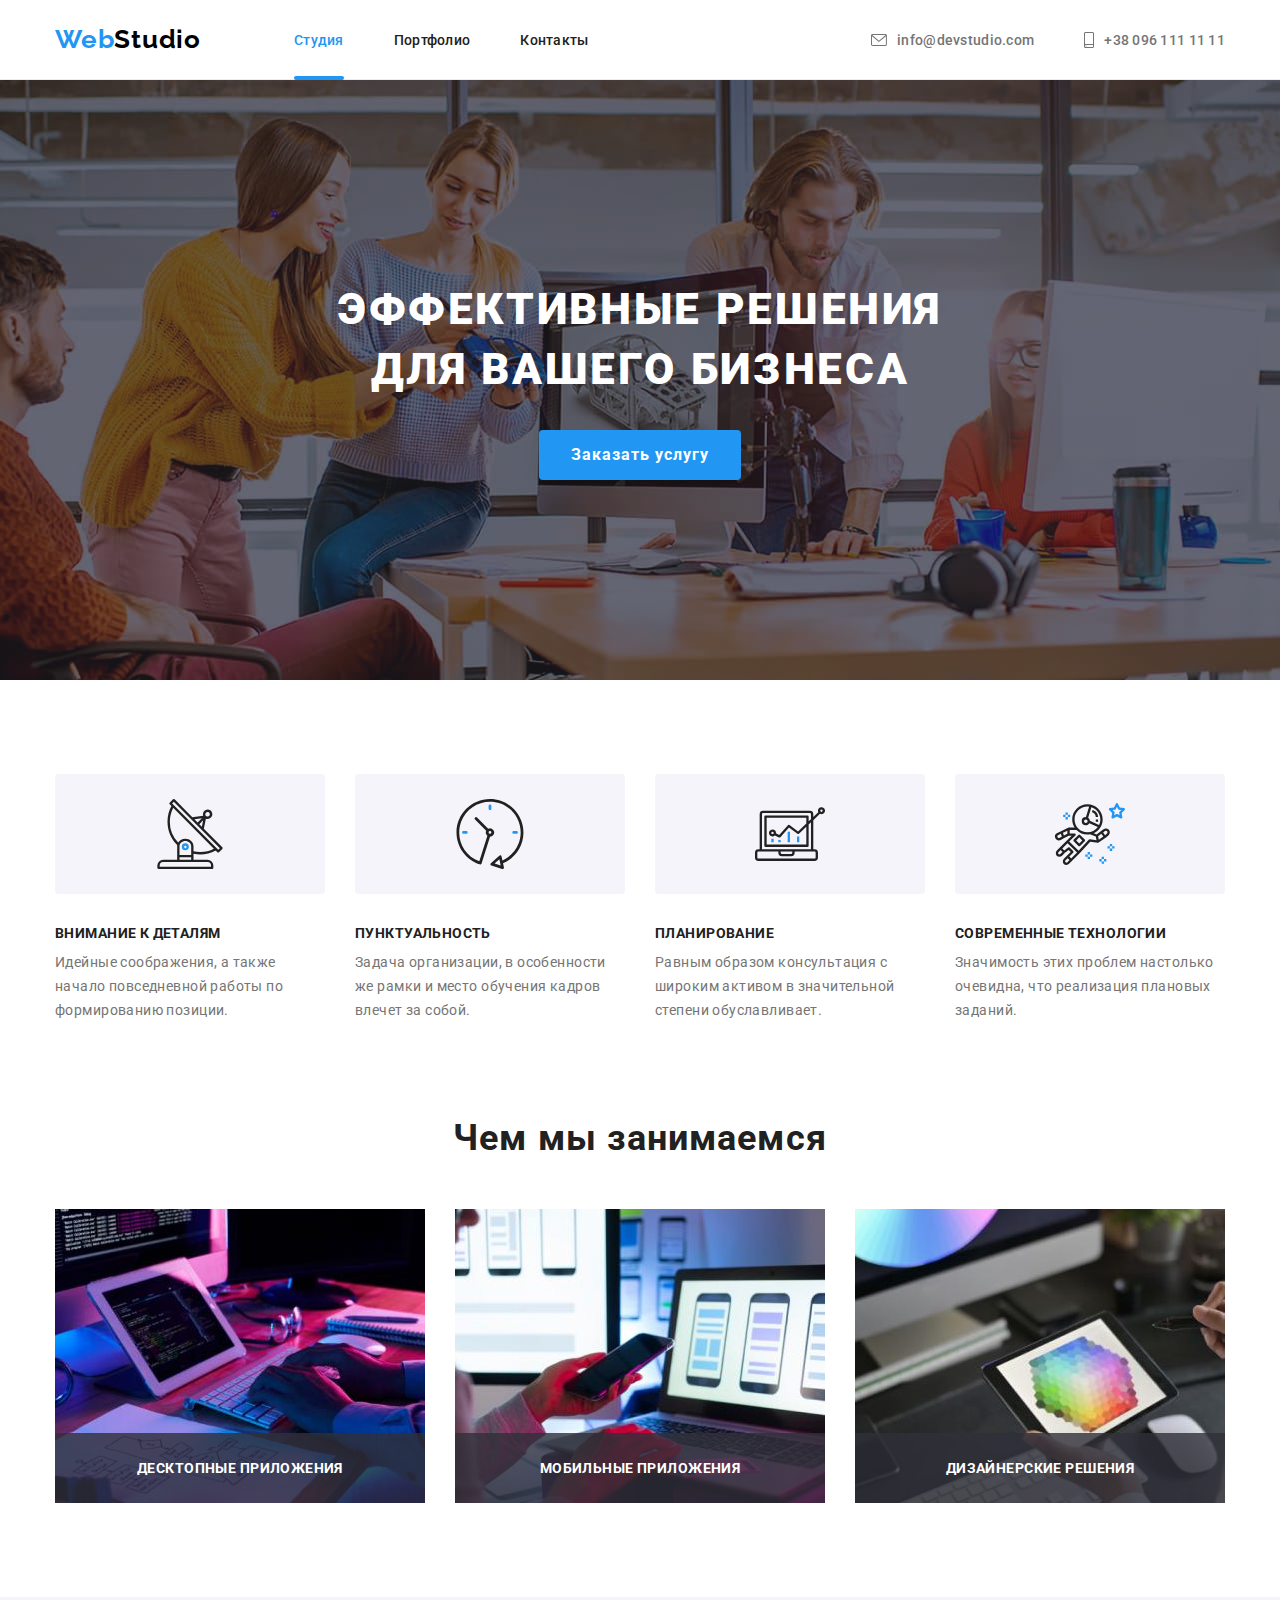
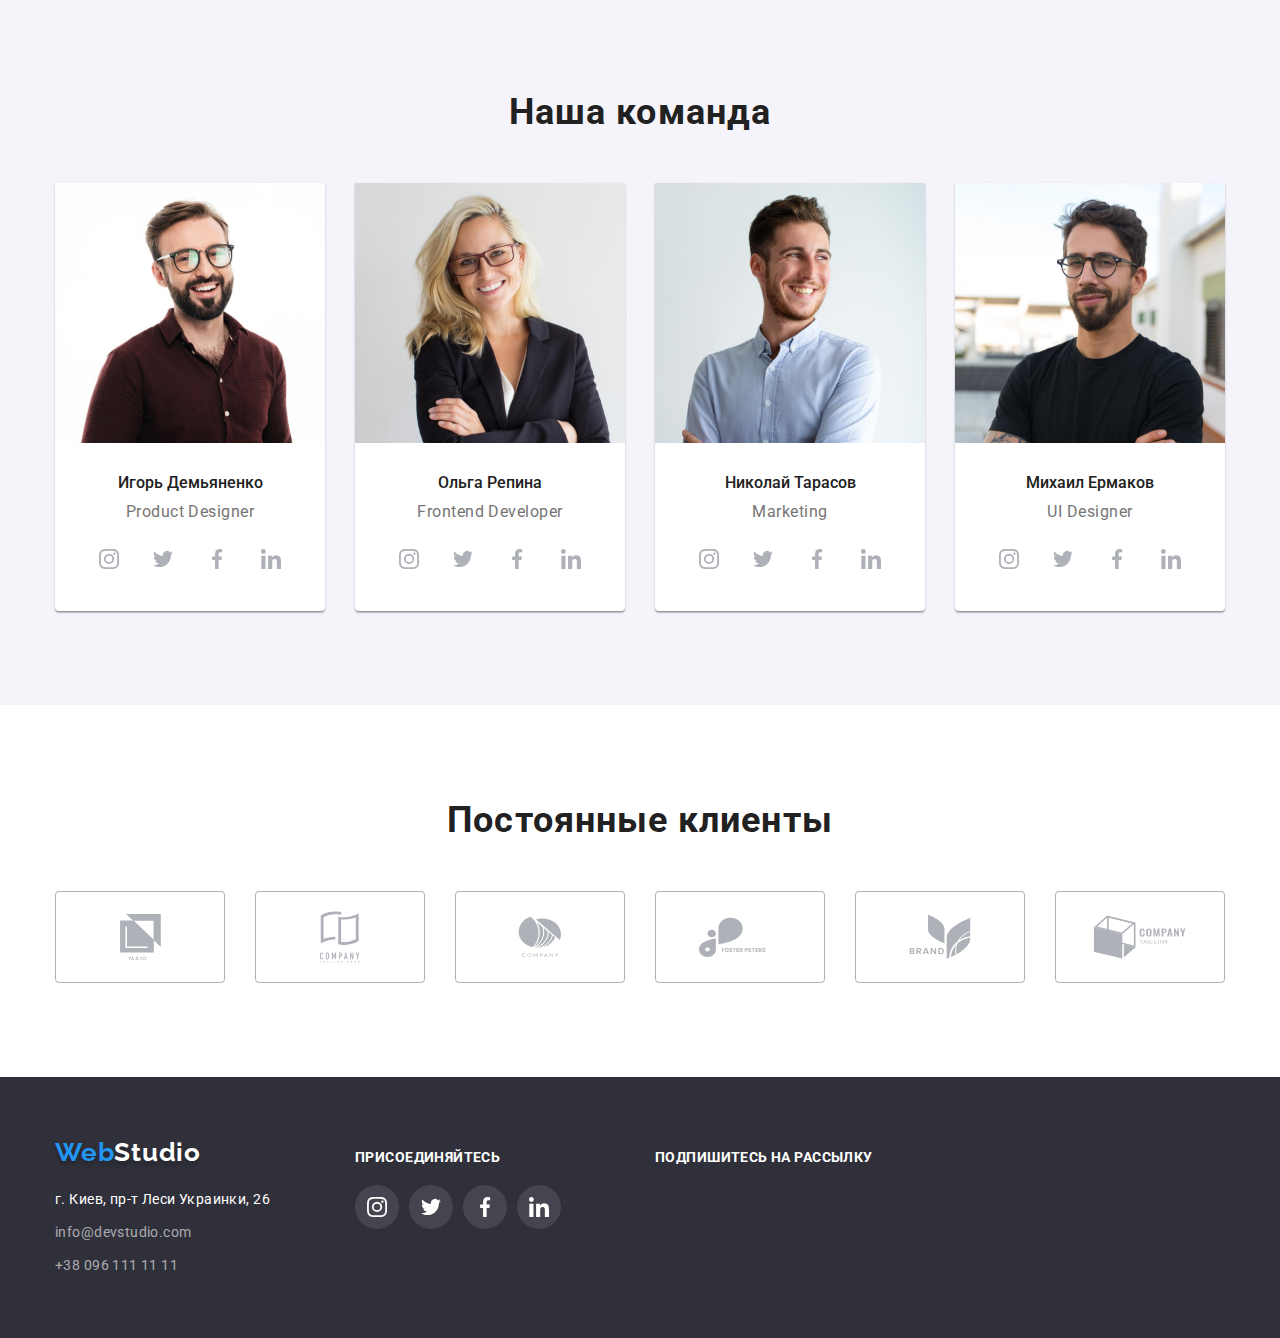
<file: index.html>
<!DOCTYPE html>
<html lang="ru">

<head>
    <meta charset="UTF-8">
    <meta http-equiv="X-UA-Compatible" content="IE=edge">
    <meta name="viewport" content="width=device-width, initial-scale=1.0">
    <title>GoIT - Index</title>

    <link rel="preconnect" href="https://fonts.gstatic.com">
    <link
        href="https://fonts.googleapis.com/css2?family=Raleway:wght@700&family=Roboto:wght@400;500;700;900&display=swap"
        rel="stylesheet">
    <link rel="stylesheet"
        href="https://cdnjs.cloudflare.com/ajax/libs/modern-normalize/1.0.0/modern-normalize.min.css">
    <link rel="stylesheet" href="./css/styles.css">
</head>

<body>

    <header class="header-block">
        <div class="container">
            <div class="header-container-block">

                <!-- Main Menu -->
                <nav class="nav-block">
                    <a href="./index.html" class="link logo" lang="en">Web<span
                            class="logo-rightpart-header">Studio</span></a>
                    <ul class="main-menu list">
                        <li class="nav-list-item"><a href="#" class="link current">Студия</a></li>
                        <li class="nav-list-item"><a href="./portfolio.html" class="link">Портфолио</a></li>
                        <li class="nav-list-item"><a href="#" class="link">Контакты</a></li>
                    </ul>
                </nav>

                <!-- Header Contacts -->
                <ul class="header-contacts list">
                    <li class="header-contacts-item">
                        <a href="mailto:info@devstudio.com" class="link">
                            <svg class="header-contacts-icon" width=16 height=12>
                                <use href="./images/icons.svg#icon-envelope"></use>
                            </svg>info@devstudio.com</a>
                    </li>
                    <li>
                        <a href="tel:+380961111111" class="link">
                            <svg class="header-contacts-icon" width=10 height=16>
                                <use href="./images/icons.svg#icon-smartphone"></use>
                            </svg>+38 096 111 11 11</a>
                    </li>
                </ul>
            </div>
        </div>
    </header>

    <main>

        <!-- Hero -->
        <section class="hero">
            <div class="hero-background">
                <div class="container">

                    <h1 class="hero-title">Эффективные решения для вашего бизнеса</h1>
                    <button type="button" class="button hero-batton" data-modal-open>Заказать услугу</button>
                </div>
            </div>
        </section>

        <!-- Features -->
        <section class="section feature">
            <div class="container">
                <h2 class="visually-hidden">Наши преимущества</h2>
                <ul class="list feature-blocks">
                    <li class="feature-item">
                        <div class="feature-icon-block">
                            <svg class="icon" width=70 height=70>
                                <use href="./images/icons.svg#icon-antenna"></use>
                            </svg>
                        </div>
                        <b class="feature-title">Внимание к деталям</b>
                        <p class="feature-description">Идейные соображения, а также начало повседневной работы по
                            формированию позиции.</p>

                    </li>
                    <li class="feature-item">
                        <div class="feature-icon-block">
                            <svg class="icon" width=70 height=70>
                                <use href="./images/icons.svg#icon-clock"></use>
                            </svg>
                        </div>

                        <b class="feature-title">Пунктуальность</b>
                        <p class="feature-description">Задача организации, в особенности же рамки и место
                            обучения кадров влечет за собой.</p>
                    </li>
                    <li class="feature-item">
                        <div class="feature-icon-block">
                            <svg class="icon" width=70 height=70>
                                <use href="./images/icons.svg#icon-diagram"></use>
                            </svg>
                        </div>

                        <b class="feature-title">Планирование</b>
                        <p class="feature-description">Равным образом консультация с широким активом в
                            значительной степени обуславливает.</p>
                    </li>
                    <li class="feature-item">
                        <div class="feature-icon-block">
                            <svg class="icon" width=70 height=70>
                                <use href="./images/icons.svg#icon-astronaut"></use>
                            </svg>
                        </div>

                        <b class="feature-title">Современные технологии</b>
                        <p class="feature-description">Значимость этих проблем настолько очевидна, что
                            реализация плановых
                            заданий.</p>
                    </li>
                </ul>
            </div>
        </section>

        <!-- What are we doing -->
        <section class="section apply">
            <div class="container">
                <h2 class="section-title">Чем мы занимаемся</h2>
                <ul class="list">
                    <li class="apply-item">
                        <img src="./images/box1.jpg" alt="Разработка десктопных ПО" width="370">
                        <p class="apply-item-description">Десктопные приложения</p>
                    </li>
                    <li class="apply-item">
                        <img src="./images/box2.jpg" alt="Разработка мобильных приложений" width="370">
                        <p class="apply-item-description">Мобильные приложения</p>
                    </li>
                    <li class="apply-item">
                        <img src="./images/box3.jpg" alt="Разработка дизайн-проекта" width="370">
                        <p class="apply-item-description">Дизайнерские решения</p>
                    </li>
                </ul>
            </div>
        </section>

        <!-- Team Section -->
        <section class="section team-section">
            <div class="container">
                <h2 class="section-title">Наша команда</h2>
                <ul class="list">
                    <li class="team-section-item">
                        <img src="./images/img1.jpg" alt="Игорь Демьяненко - WebStudio Product Designer" width="270">

                        <div class="team-card-description">
                            <h3 class="team-member">Игорь Демьяненко</h3>
                            <p class="team-position card-description" lang="en">Product Designer</p>
                            <ul class="list team-soc-list">
                                <li class="team-soc-item">
                                    <a class="team-soc-icon" href="">
                                        <svg class="icon" width=20 height=20>
                                            <use href="./images/icons.svg#icon-instagram"></use>
                                        </svg>
                                    </a>
                                </li>
                                <li class="team-soc-item">
                                    <a class="team-soc-icon" href="">
                                        <svg class="icon" width=20 height=20>
                                            <use href="./images/icons.svg#icon-twitter"></use>
                                        </svg>
                                    </a>
                                </li>
                                <li class="team-soc-item">
                                    <a class="team-soc-icon" href="">
                                        <svg class="icon" width=20 height=20>
                                            <use href="./images/icons.svg#icon-facebook"></use>
                                        </svg>
                                    </a>
                                </li>
                                <li class="team-soc-item">
                                    <a class="team-soc-icon" href="">
                                        <svg class="icon" width=20 height=20>
                                            <use href="./images/icons.svg#icon-linkedin"></use>
                                        </svg>
                                    </a>
                                </li>
                            </ul>
                        </div>
                    </li>
                    <li class="team-section-item">
                        <img src="./images/img2.jpg" alt="Ольга Репина - WebStudio Frontend Developer" width="270">

                        <div class="team-card-description">
                            <h3 class="team-member">Ольга Репина</h3>
                            <p class="team-position card-description" lang="en">Frontend Developer</p>
                            <ul class="list team-soc-list">
                                <li class="team-soc-item">
                                    <a class="team-soc-icon" href="">
                                        <svg class="icon" width=20 height=20>
                                            <use href="./images/icons.svg#icon-instagram"></use>
                                        </svg>
                                    </a>
                                </li>
                                <li class="team-soc-item">
                                    <a class="team-soc-icon" href="">
                                        <svg class="icon" width=20 height=20>
                                            <use href="./images/icons.svg#icon-twitter"></use>
                                        </svg>
                                    </a>
                                </li>
                                <li class="team-soc-item">
                                    <a class="team-soc-icon" href="">
                                        <svg class="icon" width=20 height=20>
                                            <use href="./images/icons.svg#icon-facebook"></use>
                                        </svg>
                                    </a>
                                </li>
                                <li class="team-soc-item">
                                    <a class="team-soc-icon" href="">
                                        <svg class="icon" width=20 height=20>
                                            <use href="./images/icons.svg#icon-linkedin"></use>
                                        </svg>
                                    </a>
                                </li>
                            </ul>
                        </div>
                    </li>
                    <li class="team-section-item">
                        <img src="./images/img3.jpg" alt="Николай Тарасов - WebStudio Marketing" width="270">

                        <div class="team-card-description">
                            <h3 class="team-member">Николай Тарасов</h3>
                            <p class="team-position card-description" lang="en">Marketing</p>
                            <ul class="list team-soc-list">
                                <li class="team-soc-item">
                                    <a class="team-soc-icon" href="">
                                        <svg class="icon" width=20 height=20>
                                            <use href="./images/icons.svg#icon-instagram"></use>
                                        </svg>
                                    </a>
                                </li>
                                <li class="team-soc-item">
                                    <a class="team-soc-icon" href="">
                                        <svg class="icon" width=20 height=20>
                                            <use href="./images/icons.svg#icon-twitter"></use>
                                        </svg>
                                    </a>
                                </li>
                                <li class="team-soc-item">
                                    <a class="team-soc-icon" href="">
                                        <svg class="icon" width=20 height=20>
                                            <use href="./images/icons.svg#icon-facebook"></use>
                                        </svg>
                                    </a>
                                </li>
                                <li class="team-soc-item">
                                    <a class="team-soc-icon" href="">
                                        <svg class="icon" width=20 height=20>
                                            <use href="./images/icons.svg#icon-linkedin"></use>
                                        </svg>
                                    </a>
                                </li>
                            </ul>
                        </div>
                    </li>
                    <li class="team-section-item">
                        <img src="./images/img4.jpg" alt="Михаил Ермаков - WebStudio UI Designer" width="270">

                        <div class="team-card-description">
                            <h3 class="team-member">Михаил Ермаков</h3>
                            <p class="team-position card-description" lang="en">UI Designer</p>
                            <ul class="list team-soc-list">
                                <li class="team-soc-item">
                                    <a class="team-soc-icon" href="">
                                        <svg class="icon" width=20 height=20>
                                            <use href="./images/icons.svg#icon-instagram"></use>
                                        </svg>
                                    </a>
                                </li>
                                <li class="team-soc-item">
                                    <a class="team-soc-icon" href="">
                                        <svg class="icon" width=20 height=20>
                                            <use href="./images/icons.svg#icon-twitter"></use>
                                        </svg>
                                    </a>
                                </li>
                                <li class="team-soc-item">
                                    <a class="team-soc-icon" href="">
                                        <svg class="icon" width=20 height=20>
                                            <use href="./images/icons.svg#icon-facebook"></use>
                                        </svg>
                                    </a>
                                </li>
                                <li class="team-soc-item">
                                    <a class="team-soc-icon" href="">
                                        <svg class="icon" width=20 height=20>
                                            <use href="./images/icons.svg#icon-linkedin"></use>
                                        </svg>
                                    </a>
                                </li>
                            </ul>
                        </div>
                    </li>
                </ul>
            </div>
        </section>

        <!-- Customers Section -->
        <section class="section customers">
            <div class="container">
                <h2 class="section-title">Постоянные клиенты</h2>
                <ul class="list">
                    <li class="customers-item">
                        <a class="link customers-item-link" href="">
                            <svg class="icon" width=41 height=46.7>
                                <use href="./images/icons.svg#icon-group1"></use>
                            </svg>
                        </a>
                    </li>
                    <li class="customers-item">
                        <a class="link customers-item-link" href="">
                            <svg class="icon" width=40 height=52>
                                <use href="./images/icons.svg#icon-group2"></use>
                            </svg>
                        </a>
                    </li>
                    <li class="customers-item">
                        <a class="link customers-item-link" href="">
                            <svg class="icon" width=43.46 height=41.18>
                                <use href="./images/icons.svg#icon-group3"></use>
                            </svg>
                        </a>
                    </li>
                    <li class="customers-item">
                        <a class="link customers-item-link" href="">
                            <svg class="icon" width=84.44 height=40.62>
                                <use href="./images/icons.svg#icon-group4"></use>
                            </svg>
                        </a>
                    </li>
                    <li class="customers-item">
                        <a class="link customers-item-link" href="">
                            <svg class="icon" width=62.54 height=45.43>
                                <use href="./images/icons.svg#icon-group5"></use>
                            </svg>
                        </a>
                    </li>
                    <li class="customers-item">
                        <a class="link customers-item-link" href="">
                            <svg class="icon" width=93.79 height=43.93>
                                <use href="./images/icons.svg#icon-group6"></use>
                            </svg>
                        </a>
                    </li>
                </ul>
            </div>
        </section>

    </main>

    <footer class="footer-section">
        <div class="container">
            <h2 class="visually-hidden">Свяжитесь с нами</h2>
            <div class="footer-content-block">
                <div class="footer-logo-address">
                    <p class="logo shadow" lang="en">Web<span class="logo-rightpart-footer">Studio</span></p>
                    <address class="addres-block">
                        <span class="phys-address">г. Киев, пр-т Леси Украинки, 26</span>
                        <ul class="list">
                            <li>
                                <a href="mailto:info@devstudio.com" class="link link-mail">info@devstudio.com</a>
                            </li>
                            <li>
                                <a href="tel:+380961111111" class="link">+38 096 111 11 11</a>
                            </li>
                        </ul>
                    </address>
                </div>
                <div class="social-network">
                    <h3 class="footer-connect">присоединяйтесь</h3>
                    <ul class="list footer-soc-list">
                        <li class="footer-soc-item">
                            <a class="footer-soc-icon" href="">
                                <svg class="icon" width=20 height=20>
                                    <use href="./images/icons.svg#icon-instagram"></use>
                                </svg>
                            </a>
                        </li>
                        <li class="footer-soc-item">
                            <a class="footer-soc-icon" href="">
                                <svg class="icon" width=20 height=20>
                                    <use href="./images/icons.svg#icon-twitter"></use>
                                </svg>
                            </a>
                        </li>
                        <li class="footer-soc-item">
                            <a class="footer-soc-icon" href="">
                                <svg class="icon" width=20 height=20>
                                    <use href="./images/icons.svg#icon-facebook"></use>
                                </svg>
                            </a>
                        </li>
                        <li class="footer-soc-item">
                            <a class="footer-soc-icon" href="">
                                <svg class="icon" width=20 height=20>
                                    <use href="./images/icons.svg#icon-linkedin"></use>
                                </svg>
                            </a>
                        </li>
                    </ul>


                </div>
                <div class="subscribe">
                    <h3 class="footer-connect">Подпишитесь на рассылку</h3>

                </div>
            </div>
        </div>
    </footer>


    <!-- Modal -->
    <div class="backdrop is-hidden" data-modal>
        <div class="modal">
            <p></p>
            <button class="button modal-close" aria-label="Закрыть" data-modal-close>
                <svg class="icon" width=11 height=11>
                    <use href="./images/icons.svg#icon-close"></use>
                </svg>
            </button>
        </div>
    </div>

    <script src="./js/modal.js"></script>
</body>

</html>
</file>
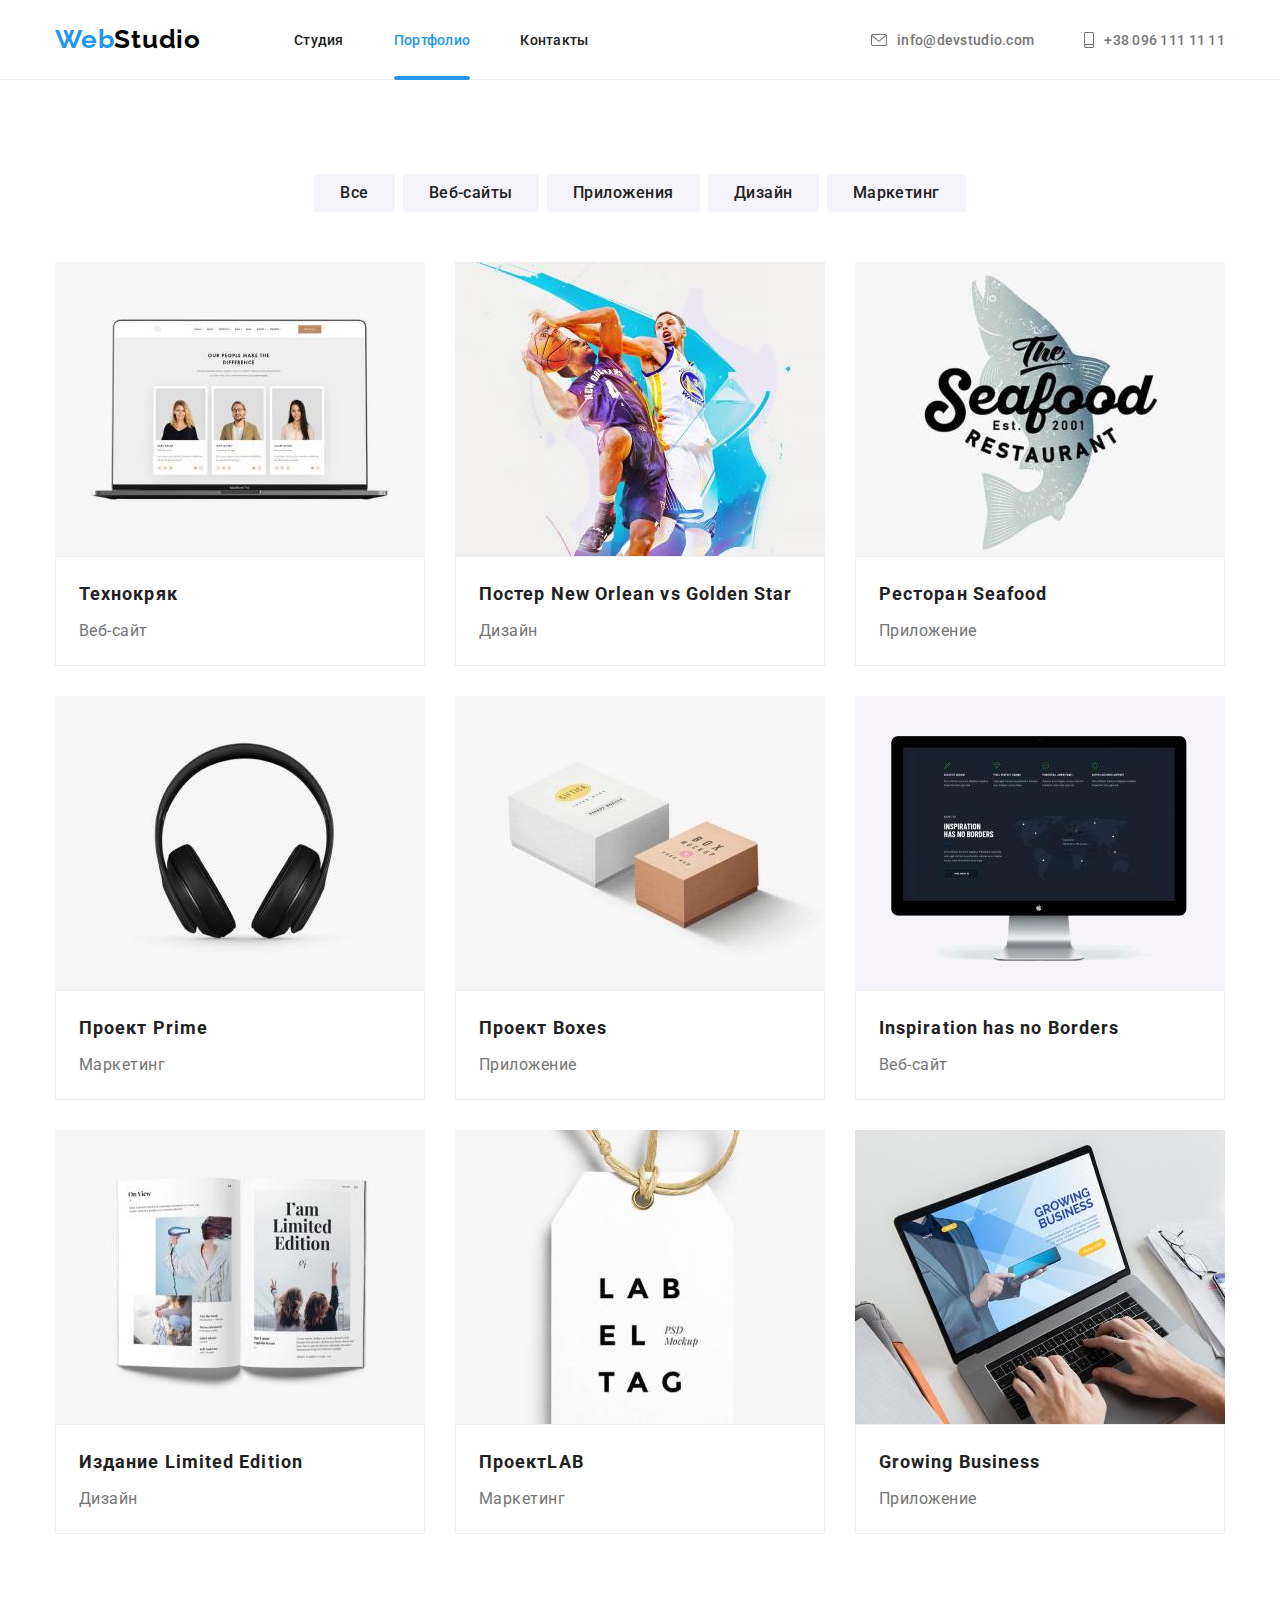
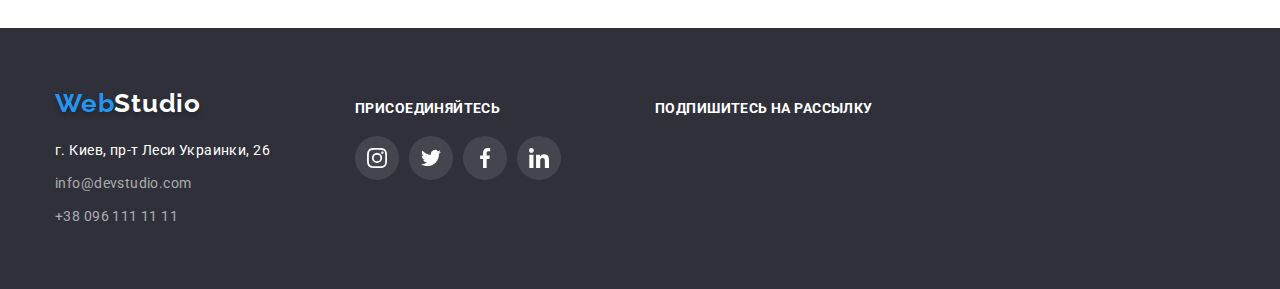
<file: portfolio.html>
<!DOCTYPE html>
<html lang="ru">

<head>
    <meta charset="UTF-8">
    <meta http-equiv="X-UA-Compatible" content="IE=edge">
    <meta name="viewport" content="width=device-width, initial-scale=1.0">
    <title>GoIT - Portfolio</title>
    <link rel="preconnect" href="https://fonts.gstatic.com">
    <link
        href="https://fonts.googleapis.com/css2?family=Raleway:wght@700&family=Roboto:wght@400;500;700;900&display=swap"
        rel="stylesheet">
    <link rel="stylesheet"
        href="https://cdnjs.cloudflare.com/ajax/libs/modern-normalize/1.0.0/modern-normalize.min.css">
    <link rel="stylesheet" href="./css/styles.css">
</head>

<body>

    <header class="header-block">
        <div class="container">
            <div class="header-container-block">

                <!-- Main Menu -->
                <nav class="nav-block">
                    <a href="./index.html" class="link logo" lang="en">Web<span
                            class="logo-rightpart-header">Studio</span></a>
                    <ul class="main-menu list">
                        <li class="nav-list-item"><a href="./index.html" class="link">Студия</a></li>
                        <li class="nav-list-item"><a href="#" class="link current">Портфолио</a></li>
                        <li class="nav-list-item"><a href="#" class="link">Контакты</a></li>
                    </ul>
                </nav>

                <!-- Header Contacts -->
                <ul class="header-contacts list">
                    <li class="header-contacts-item">
                        <a href="mailto:info@devstudio.com" class="link">
                            <svg class="header-contacts-icon" width=16 height=12>
                                <use href="./images/icons.svg#icon-envelope"></use>
                            </svg>info@devstudio.com</a>
                    </li>
                    <li>
                        <a href="tel:+380961111111" class="link">
                            <svg class="header-contacts-icon" width=10 height=16>
                                <use href="./images/icons.svg#icon-smartphone"></use>
                            </svg>+38 096 111 11 11</a>
                    </li>
                </ul>
            </div>
        </div>
    </header>

    <main>
        <!-- Project List -->
        <section>
            <div class="section">
                <div class="container">



                    <!--- Hide Captions - in progress-->
                    <h1 class="visually-hidden">Портфолио</h1>
                    <h2 class="visually-hidden">Реализованные проекты</h2>

                    <!-- Project Sorting Buttons -->

                    <ul class="project-button-list list">
                        <li class="project-button-item">
                            <button type="button" class="button project-sorting">Все</button>
                        </li>
                        <li class="project-button-item">
                            <button type="button" class="button project-sorting">Веб-сайты</button>
                        </li>
                        <li class="project-button-item">
                            <button type="button" class="button project-sorting">Приложения</button>
                        </li>
                        <li class="project-button-item">
                            <button type="button" class="button project-sorting">Дизайн</button>
                        </li>
                        <li class="project-button-item">
                            <button type="button" class="button project-sorting">Маркетинг</button>
                        </li>
                    </ul>


                    <!-- Project Cards -->

                    <ul class="project-card-list list">
                        <li class="project-card-item">
                            <a href="" class="link portfolio-link">

                                <div class="project-image-box">
                                    <img src="./images/portfolio1.jpg" alt="Портфолио - Веб-сайт Технокрях" width="370">
                                    <div class="project-overlay">
                                        <p class="project-overlay-description">Технокряк это современная площадка
                                            распространения коронавируса. Компании
                                            используют эту платформу для цифрового
                                            шпионажа и атак на защищённые сервера конкурентов.</p>
                                    </div>
                                </div>

                                <div class="project-card-description">
                                    <h3 class="project-name">Технокряк</h3>
                                    <p class="project-type card-description">Веб-сайт</p>
                                </div>

                            </a>

                        </li>
                        <li class="project-card-item">
                            <a href="" class="link portfolio-link">
                                <div class="project-image-box">
                                    <img src="./images/portfolio2.jpg"
                                        alt="Портфолио - Дизайн Постера New Orlean vs Golden Star" width="370">
                                    <div class="project-overlay">
                                        <p class="project-overlay-description">Lorem ipsum dolor sit amet consectetur
                                            adipisicing elit. Recusandae, qui ipsum. Porro similique veniam velit
                                            aliquam in accusantium praesentium iure dolorem cumque, sunt maxime quaerat
                                            quidem libero expedita magnam ratione? Deleniti, vel. Velit unde molestiae
                                            debitis dolorem perspiciatis architecto, aperiam, ipsam laboriosam, nostrum
                                            voluptas possimus libero quod omnis fugit cumque!</p>
                                    </div>
                                </div>

                                <div class="project-card-description">
                                    <h3 class="project-name">Постер <span lang="en">New Orlean vs Golden Star</span>
                                    </h3>
                                    <p class="project-type card-description">Дизайн</p>
                                </div>
                            </a>
                        </li>
                        <li class="project-card-item">
                            <a href="" class="link portfolio-link">
                                <div class="project-image-box">
                                    <img src="./images/portfolio3.jpg"
                                        alt="Портфолио - Приложение для Ресторана Seafood" width="370">
                                    <div class="project-overlay">
                                        <p class="project-overlay-description">Lorem ipsum dolor sit amet consectetur
                                            adipisicing elit. Recusandae, qui ipsum. Porro similique veniam velit
                                            aliquam in accusantium praesentium iure dolorem cumque, sunt maxime quaerat
                                            quidem libero expedita magnam ratione?</p>
                                    </div>
                                </div>

                                <div class="project-card-description">
                                    <h3 class="project-name">Ресторан <span lang="en">Seafood</span></h3>
                                    <p class="project-type card-description">Приложение</p>
                                </div>
                            </a>
                        </li>
                        <li class="project-card-item">
                            <a href="" class="link portfolio-link">
                                <div class="project-image-box">
                                    <img src="./images/portfolio4.jpg" alt="Портфолио - Маркетинг Проект Prime"
                                        width="370">
                                    <div class="project-overlay">
                                        <p class="project-overlay-description">Lorem ipsum dolor sit amet consectetur
                                            adipisicing elit. Recusandae, qui ipsum. Porro similique veniam velit
                                            aliquam in accusantium praesentium iure dolorem cumque, sunt maxime quaerat
                                            quidem libero expedita magnam ratione? Deleniti, vel. Velit unde molestiae
                                            debitis dolorem perspiciatis architecto, aperiam, ipsam laboriosam, nostrum
                                            voluptas possimus libero quod omnis fugit cumque!</p>
                                    </div>
                                </div>

                                <div class="project-card-description">
                                    <h3 class="project-name">Проект <span lang="en">Prime</span></h3>
                                    <p class="project-type card-description">Маркетинг</p>
                                </div>
                            </a>
                        </li>
                        <li class="project-card-item">
                            <a href="" class="link portfolio-link">
                                <div class="project-image-box">
                                    <img src="./images/portfolio5.jpg" alt="Портфолио - Приложение для Проекта Boxes"
                                        width="370">
                                    <div class="project-overlay">
                                        <p class="project-overlay-description">Lorem ipsum dolor sit amet consectetur
                                            adipisicing elit. Recusandae, qui ipsum. </p>
                                    </div>
                                </div>

                                <div class="project-card-description">
                                    <h3 class="project-name">Проект <span lang="en">Boxes</span></h3>
                                    <p class="project-type card-description">Приложение</p>
                                </div>
                            </a>
                        </li>
                        <li class="project-card-item">
                            <a href="" class="link portfolio-link">
                                <div class="project-image-box">
                                    <img src="./images/portfolio6.jpg"
                                        alt="Портфолио - Веб-сайт Inspiration has no Borders" width="370">
                                    <div class="project-overlay">
                                        <p class="project-overlay-description">Lorem ipsum dolor sit amet consectetur
                                            adipisicing elit. Recusandae, qui ipsum. Porro similique veniam velit
                                            aliquam in accusantium praesentium iure dolorem cumque, sunt maxime quaerat
                                            quidem libero expedita magnam ratione?</p>
                                    </div>
                                </div>

                                <div class="project-card-description">
                                    <h3 class="project-name" lang="en">Inspiration has no Borders</h3>
                                    <p class="project-type card-description">Веб-сайт</p>
                                </div>
                            </a>
                        </li>
                        <li class="project-card-item">
                            <a href="" class="link portfolio-link">
                                <div class="project-image-box">
                                    <img src="./images/portfolio7.jpg" alt="Портфолио - Дизайн Издания Limited Edition"
                                        width="370">
                                    <div class="project-overlay">
                                        <p class="project-overlay-description">Lorem ipsum dolor sit amet consectetur
                                            adipisicing elit. Recusandae, qui ipsum. </p>
                                    </div>
                                </div>

                                <div class="project-card-description">
                                    <h3 class="project-name">Издание <span lang="en">Limited Edition</span></h3>
                                    <p class="project-type card-description">Дизайн</p>
                                </div>
                            </a>
                        </li>
                        <li class="project-card-item">
                            <a href="" class="link portfolio-link">
                                <div class="project-image-box">
                                    <img src="./images/portfolio8.jpg" alt="Портфолио - Маркетинг Проект LAB"
                                        width="370">
                                    <div class="project-overlay">
                                        <p class="project-overlay-description">Lorem ipsum dolor sit amet consectetur
                                            adipisicing elit. Recusandae, qui ipsum. </p>
                                    </div>
                                </div>

                                <div class="project-card-description">
                                    <h3 class="project-name">Проект<span lang="en">LAB</span></h3>
                                    <p class="project-type card-description">Маркетинг</p>
                                </div>
                            </a>
                        </li>
                        <li class="project-card-item">
                            <a href="" class="link portfolio-link">
                                <div class="project-image-box">
                                    <img src="./images/portfolio9.jpg" alt="Портфолио - Приложение для Growing Business"
                                        width="370">
                                    <div class="project-overlay">
                                        <p class="project-overlay-description">Lorem ipsum dolor sit amet consectetur
                                            adipisicing elit. Recusandae, qui ipsum. </p>
                                    </div>
                                </div>

                                <div class="project-card-description">
                                    <h3 class="project-name" lang="en">Growing Business</h3>
                                    <p class="project-type card-description">Приложение</p>
                                </div>
                            </a>
                        </li>


                    </ul>




                </div>
            </div>
        </section>

    </main>

    <footer class="footer-section">
        <div class="container">
            <h2 class="visually-hidden">Свяжитесь с нами</h2>
            <div class="footer-content-block">
                <div class="footer-logo-address">
                    <p class="logo shadow" lang="en">Web<span class="logo-rightpart-footer">Studio</span></p>
                    <address class="addres-block">
                        <span class="phys-address">г. Киев, пр-т Леси Украинки, 26</span>
                        <ul class="list">
                            <li>
                                <a href="mailto:info@devstudio.com" class="link link-mail">info@devstudio.com</a>
                            </li>
                            <li>
                                <a href="tel:+380961111111" class="link">+38 096 111 11 11</a>
                            </li>
                        </ul>
                    </address>
                </div>
                <div class="social-network">
                    <h3 class="footer-connect">присоединяйтесь</h3>
                    <ul class="list footer-soc-list">
                        <li class="footer-soc-item">
                            <a class="footer-soc-icon" href="">
                                <svg class="icon" width=20 height=20>
                                    <use href="./images/icons.svg#icon-instagram"></use>
                                </svg>
                            </a>
                        </li>
                        <li class="footer-soc-item">
                            <a class="footer-soc-icon" href="">
                                <svg class="icon" width=20 height=20>
                                    <use href="./images/icons.svg#icon-twitter"></use>
                                </svg>
                            </a>
                        </li>
                        <li class="footer-soc-item">
                            <a class="footer-soc-icon" href="">
                                <svg class="icon" width=20 height=20>
                                    <use href="./images/icons.svg#icon-facebook"></use>
                                </svg>
                            </a>
                        </li>
                        <li class="footer-soc-item">
                            <a class="footer-soc-icon" href="">
                                <svg class="icon" width=20 height=20>
                                    <use href="./images/icons.svg#icon-linkedin"></use>
                                </svg>
                            </a>
                        </li>
                    </ul>


                </div>
                <div class="subscribe">
                    <h3 class="footer-connect">Подпишитесь на рассылку</h3>

                </div>
            </div>
        </div>
    </footer>

</body>

</html>
</file>
<file: css/styles.css>
:root {
  --brand-blue-color: #2196f3;
  --black: #000000;
  --common-color: #212121;
  --grey: #757575;
  --white: #ffffff;
  --background-black: #2f303a;
  --background-grey: #f5f4fa;
  --card-border-grey: #eeeeee;
  --icon-body-grey: #afb1b8;
  --header-underline: #ececec;
  --hero-button-hover: #188ce8;
  --hero-background-grey: #c4c4c4;
  --brand-blue-color-overlay: rgba(33, 150, 243, 0.9);
  --hero-overlay: rgba(47, 48, 58, 0.4);
  --apply-description-background: rgba(47, 48, 58, 0.8);
  --footer-contacts: rgba(255, 255, 255, 0.6);
  --footer-soc-icon: rgba(255, 255, 255, 0.1);
  --footer-logo-shadow: 0px 4px 4px rgba(0, 0, 0, 0.25);
  --hero-button-shadow: 0px 4px 4px rgba(0, 0, 0, 0.15);
  --modal-background: rgba(0, 0, 0, 0.2);
  --modal-close-button-border: rgba(0, 0, 0, 0.1);
  --project-cards-shadow: 0px 1px 1px rgba(0, 0, 0, 0.12),
    0px 4px 4px rgba(0, 0, 0, 0.06), 1px 4px 6px rgba(0, 0, 0, 0.16);
  --project-button-shedow: 0px 3px 1px rgba(0, 0, 0, 0.1),
    0px 1px 2px rgba(0, 0, 0, 0.08), 0px 2px 2px rgba(0, 0, 0, 0.12);
  --team-item-shadow: 0px 1px 3px rgba(0, 0, 0, 0.12),
    0px 1px 1px rgba(0, 0, 0, 0.14), 0px 2px 1px rgba(0, 0, 0, 0.2);
  --modal-box-shadow: 0px 1px 3px rgba(0, 0, 0, 0.12),
    0px 1px 1px rgba(0, 0, 0, 0.14), 0px 2px 1px rgba(0, 0, 0, 0.2);

  --timing-function: cubic-bezier(0.4, 0, 0.2, 1);
}

img {
  display: block;
}

/* ------Hide Headers------ */

.visually-hidden {
  position: absolute;
  width: 1px;
  height: 1px;
  margin: -1px;
  border: 0;
  padding: 0;

  white-space: nowrap;
  clip-path: inset(100%);
  clip: rect(0 0 0 0);
  overflow: hidden;
}
/* ------End Hide Headers------ */

body {
  font-family: Roboto, "Open Sans", "Helvetica Neue", sans-serif;
  color: var(--common-color);
  background-color: var(--white);
  padding-top: 80px;
}

.list {
  list-style: none;
  margin: 0;
  padding-left: 0;
}

.link {
  text-decoration: none;
}

.container {
  max-width: 1200px;
  padding-left: 15px;
  padding-right: 15px;
  margin: 0 auto;
}

/* ------Header------ */

.header-block {
  border-bottom: 1px solid var(--header-underline);
  position: fixed;
  width: 100%;
  background-color: white;
  z-index: 100;
  top: 0;
}

.header-container-block {
  display: flex;
  align-items: center;
}

.nav-block {
  display: flex;
  align-items: center;
}

/* Logo Headder-Fotter */

.logo {
  color: var(--brand-blue-color);
  font-family: Raleway;
  font-weight: 700;
  font-size: 26px;
  line-height: 1.192;
  letter-spacing: 0.03em;
}

.logo-rightpart-header {
  color: var(--black);
}

.logo-rightpart-footer {
  color: var(--white);
}

.logo.link {
  margin-right: 93px;
  opacity: 1;
  transition: opacity 250ms var(--timing-function);
}

.logo.link:hover,
.logo.link:focus {
  opacity: 0.7;
}

.logo.shadow {
  text-shadow: var(--footer-logo-shadow);
  margin-top: 0;
  margin-bottom: 20px;
}

/* Main Menu And Header Contacts Font */

.main-menu .link,
.header-contacts .link {
  font-family: inherit;
  font-weight: 500;
  font-size: 14px;
  line-height: 1.143;
  letter-spacing: 0.02em;
  padding-top: 32px;
  padding-bottom: 31px;
}

/* Main Menu */

.main-menu {
  display: flex;

  align-items: center;
}

.main-menu .link {
  position: relative;
  color: var(--common-color);
  display: inline-block;
  transition: color 250ms var(--timing-function);
}

.main-menu .link::after,
.main-menu .link.current::after {
  content: "";
  display: block;
  width: 100%;
  background-color: var(--brand-blue-color);
  height: 4px;
  border-radius: 2px;
  position: absolute;
  bottom: -1px;
  transform: scalex(0%);
  transition: transform 250ms var(--timing-function);
}

.main-menu .link.current::after {
  transform: scalex(100%);
}

.main-menu .link:hover::after,
.main-menu .link:focus::after {
  transform: scalex(100%);
}

.main-menu .link.current {
  color: var(--brand-blue-color);
}

.main-menu .link:hover,
.main-menu .link:focus {
  color: var(--brand-blue-color);
}

.nav-list-item:not(:last-child) {
  margin-right: 50px;
}

/* Header Contacts */
.header-contacts {
  display: flex;
  align-items: center;
  margin-left: auto;
}

.header-contacts .link {
  color: var(--grey);
  display: flex;
  align-items: center;
  transition: color 250ms var(--timing-function);
}

.header-contacts .link:hover,
.header-contacts .link:focus {
  color: var(--brand-blue-color);
}

.header-contacts-item:not(:last-child) {
  margin-right: 50px;
}

.header-contacts-icon {
  margin-right: 10px;
  fill: currentColor;
}

/* ------End Header------ */

/* -----Main Container------ */
/* Hero */

.hero-title {
  font-weight: 900;
  font-size: 44px;
  line-height: 1.3636;
  text-align: center;
  letter-spacing: 0.06em;
  text-transform: uppercase;
  color: var(--white);
  margin: 0 auto 30px;
  max-width: 696px;
}

.hero-background {
  margin: 0 auto;
  max-width: 1600px;
  height: 600px;
  padding-top: 200px;
  padding-bottom: 200px;
  background-color: var(--hero-background-grey);
  background-image: linear-gradient(var(--hero-overlay), var(--hero-overlay)),
    url(../images/hero.jpg);
  background-size: cover;
  background-position: center;
  background-repeat: no-repeat;
}

/* Sections */

.section {
  padding-top: 94px;
  padding-bottom: 94px;
}

/* Features Section */

.feature.section {
  padding-bottom: 0;
}

.feature-blocks {
  display: flex;
}

.feature-item {
  max-width: 270px;
}

.feature-item:not(:last-child) {
  margin-right: 30px;
}

.feature-title,
.apply-item-description,
.footer-connect {
  font-weight: 700;
  font-size: 14px;
  line-height: 1.143;
  text-transform: uppercase;
  letter-spacing: 0.03em;
  margin-top: 0;
}

.feature-title {
  display: inline-block;
  margin-bottom: 10px;
}

.feature-description {
  font-size: 14px;
  line-height: 1.714;
  letter-spacing: 0.03em;
  color: var(--grey);
  margin-top: 0;
  margin-bottom: 0;
}

.feature-icon-block {
  display: flex;
  margin-bottom: 30px;
  height: 120px;
  background-color: var(--background-grey);
  border-radius: 4px;
}

.feature-icon-block > .icon {
  margin: auto;
}

/* Apply Section */

.apply .list {
  display: flex;
  align-items: flex-start;
}

.apply-item:not(:last-child) {
  margin-right: 30px;
}

.apply-item {
  position: relative;
}

.apply-item-description {
  position: absolute;
  bottom: 0;
  left: 0;
  width: 100%;
  padding: 27px;
  margin: 0;
  text-align: center;
  color: var(--white);
  background-color: var(--apply-description-background);
}

/* Team Section */

.team-section {
  background-color: var(--background-grey);
}

.team-section .list {
  display: flex;
  align-items: flex-start;
}

.team-section-item {
  max-width: 270px;
  background-color: var(--white);
  box-shadow: var(--team-item-shadow);
  border-bottom-right-radius: 4px;
  border-bottom-left-radius: 4px;
}

.team-section-item:not(:last-child) {
  margin-right: 30px;
}

.team-card-description {
  padding-top: 30px;
  padding-bottom: 30px;
}

.team-section .team-soc-list {
  align-items: center;
  justify-content: center;
}

.team-soc-item:not(:last-child),
.footer-soc-item:not(:last-child) {
  margin-right: 10px;
}

.team-soc-icon,
.footer-soc-icon {
  display: flex;
  width: 44px;
  height: 44px;

  border-radius: 50%;
  transition: background-color 250ms var(--timing-function),
    fill 250ms var(--timing-function);
}

.team-soc-icon {
  background-color: transparent;
  fill: var(--icon-body-grey);
}

.team-soc-icon:hover,
.team-soc-icon:focus,
.footer-soc-icon:hover,
.footer-soc-icon:focus {
  background-color: var(--brand-blue-color);
  fill: var(--white);
}

.team-soc-icon > .icon,
.footer-soc-icon > .icon,
.modal-close > .icon {
  margin: auto;
}

/* Customers Section */
.customers .list {
  display: flex;
}

.customers-item:not(:last-child) {
  margin-right: 30px;
}

.customers-item-link {
  display: flex;
  height: 92px;
  width: 170px;
  border: 1px solid var(--icon-body-grey);
  border-radius: 4px;
  fill: var(--icon-body-grey);
  transition: border-color 250ms var(--timing-function),
    fill 250ms var(--timing-function);
}

.customers-item-link:hover,
.customers-item-link:focus {
  border-color: var(--brand-blue-color);
  fill: var(--brand-blue-color);
}

.customers-item-link > .icon {
  margin: auto;
}

/* Project Cards */

.project-card-list {
  display: flex;
  flex-wrap: wrap;
  align-items: flex-start;
}

.project-card-item {
  width: 370px;
}

/* .project-card-item:not(:nth-child(3n + 1)) {
  margin-left: 30px;
} */

.project-card-item:not(:nth-child(3n)) {
  margin-right: 30px;
}

.project-card-item:not(:nth-last-child(-n + 3)) {
  margin-bottom: 30px;
}

.project-card-description {
  padding: 19px 23px;
  border: 1px solid var(--card-border-grey);
}

/* Sections h2 */

.section .section-title {
  font-weight: 700;
  font-size: 36px;
  line-height: 1.1667;
  text-align: center;
  letter-spacing: 0.03em;
}

.section-title {
  margin-top: 0;
  margin-bottom: 50px;
}

/* Sections h3 */

.team-member {
  font-weight: 500;
  font-size: 16px;
  line-height: 1.188;
  text-align: center;
  margin-top: 0;
  margin-bottom: 10px;
}

.portfolio-link.link {
  color: inherit;
}

.project-name {
  font-weight: 700;
  font-size: 18px;
  line-height: 2;
  letter-spacing: 0.06em;
  margin-top: 0;
  margin-bottom: 4px;
}

/* Card Descriptions */

.card-description {
  font-size: 16px;
  letter-spacing: 0.03em;
  color: var(--grey);
  margin-top: 0;
}

.team-position {
  line-height: 1.188;
  text-align: center;
  margin-bottom: 16px;
}

.project-type {
  line-height: 1.875;
  margin-bottom: 0;
}

/* Portfolio Card Effects */

.portfolio-link {
  display: block;
  transition: box-shadow 250ms var(--timing-function);
}

.portfolio-link:hover,
.portfolio-link:focus {
  box-shadow: var(--project-cards-shadow);
}

.project-image-box {
  position: relative;
  overflow: hidden;
}

.project-overlay {
  position: absolute;
  top: 0;
  left: 0;
  display: flex;
  align-items: center;
  width: 100%;
  height: 100%;
  padding: 24px;
  background-color: var(--brand-blue-color-overlay);
  transform: translatey(100%);
  transition: transform 250ms var(--timing-function);
}

.portfolio-link:hover .project-overlay,
.portfolio-link:focus .project-overlay {
  transform: translatey(0);
}

.project-overlay-description {
  font-size: 18px;
  line-height: 1.555;
  letter-spacing: 0.03em;
  color: var(--white);
  overflow: auto;
  height: auto;
  max-height: 100%;
  margin: 0;
}

/* Buttons */

.button {
  font-size: 16px;
  text-align: center;
  font-family: inherit;
  border: none;
  border-radius: 4px;
  cursor: pointer;
}

.button.hero-batton {
  font-weight: 700;
  line-height: 1.875;
  letter-spacing: 0.06em;
  color: var(--white);
  background-color: var(--brand-blue-color);
  box-shadow: var(--hero-button-shadow);
  display: block;
  margin: 0 auto;
  padding: 10px 32px;
  min-width: 200px;
  transition: background-color 250ms var(--timing-function);
}

.button.hero-batton:hover,
.button.hero-batton:focus {
  background-color: var(--hero-button-hover);
  color: var(--white);
}

.button.project-sorting {
  font-weight: 500;
  line-height: 1.625;
  letter-spacing: 0.03em;
  color: var(--common-color);
  background-color: var(--background-grey);
  padding: 6px 26px;
  transition: background-color 250ms var(--timing-function),
    color 250ms var(--timing-function), box-shadow 250ms var(--timing-function);
}

.button.project-sorting:hover,
.button.project-sorting:focus {
  color: var(--white);
  background-color: var(--brand-blue-color);
  box-shadow: var(--project-button-shedow);
}

.project-button-list {
  display: flex;
  align-items: center;
  justify-content: center;
  margin-bottom: 50px;
}

.project-button-item:not(:last-child) {
  margin-right: 8px;
}

.button.modal-close {
  position: absolute;
  top: 8px;
  right: 8px;
  display: flex;
  align-items: center;
  justify-content: center;
  width: 30px;
  height: 30px;
  padding: 3px;
  fill: var(--black);
  background-color: var(--white);
  border-radius: 50%;
  border: 1px solid var(--modal-close-button-border);
  transition: fill 250ms var(--timing-function);
}

.button.modal-close:hover,
.button.modal-close:focus {
  fill: var(--brand-blue-color);
}

/* -----End Main Container------ */

/* ------Footer Section------ */
.footer-section {
  background-color: var(--background-black);
  padding-top: 60px;
  padding-bottom: 60px;
}

.footer-content-block {
  display: flex;
}

.footer-logo-address,
.social-network,
.subscribe {
  display: flex;
  flex-direction: column;
}

.footer-logo-address,
.social-network {
  width: 270px;
  margin-right: 30px;
}

.addres-block,
.addres-block .link {
  font-style: normal;
  font-size: 14px;
  line-height: 1.714;
  letter-spacing: 0.03em;
}

.addres-block {
  color: var(--white);
  display: block;
}

.addres-block .link {
  font-family: inherit;
  color: var(--footer-contacts);
}

.addres-block .phys-address {
  display: block;
}

.addres-block .phys-address,
.addres-block .list > li:first-child {
  margin-bottom: 9px;
}

.addres-block .link:hover,
.addres-block .link:focus {
  color: var(--white);
}

.footer-connect {
  padding-top: 12px;
  margin-bottom: 20px;
  color: var(--white);
}

.footer-soc-list {
  display: flex;
  align-items: flex-start;
}

.footer-soc-icon {
  background-color: var(--footer-soc-icon);
  fill: var(--white);
}

/* Modal */
.backdrop {
  position: fixed;
  top: 0;
  left: 0;
  z-index: 200;
  width: 100%;
  height: 100%;
  background-color: var(--modal-background);
  opacity: 1;
  transition: opacity 250ms var(--timing-function);
}

.backdrop.is-hidden {
  /* visibility: hidden; */
  opacity: 0;
  pointer-events: none;
}

.modal {
  position: absolute;
  top: 50%;
  left: 50%;
  transform: translate(-50%, -50%) scale(1);
  height: 581px;
  width: 528px;
  background-color: var(--white);
  border-radius: 4px;
  box-shadow: var(--modal-box-shadow);
  transition: transform 250ms var(--timing-function);
}

.backdrop.is-hidden .modal {
  transform: translate(-50%, -50%) scale(0.9);
}
</file>
